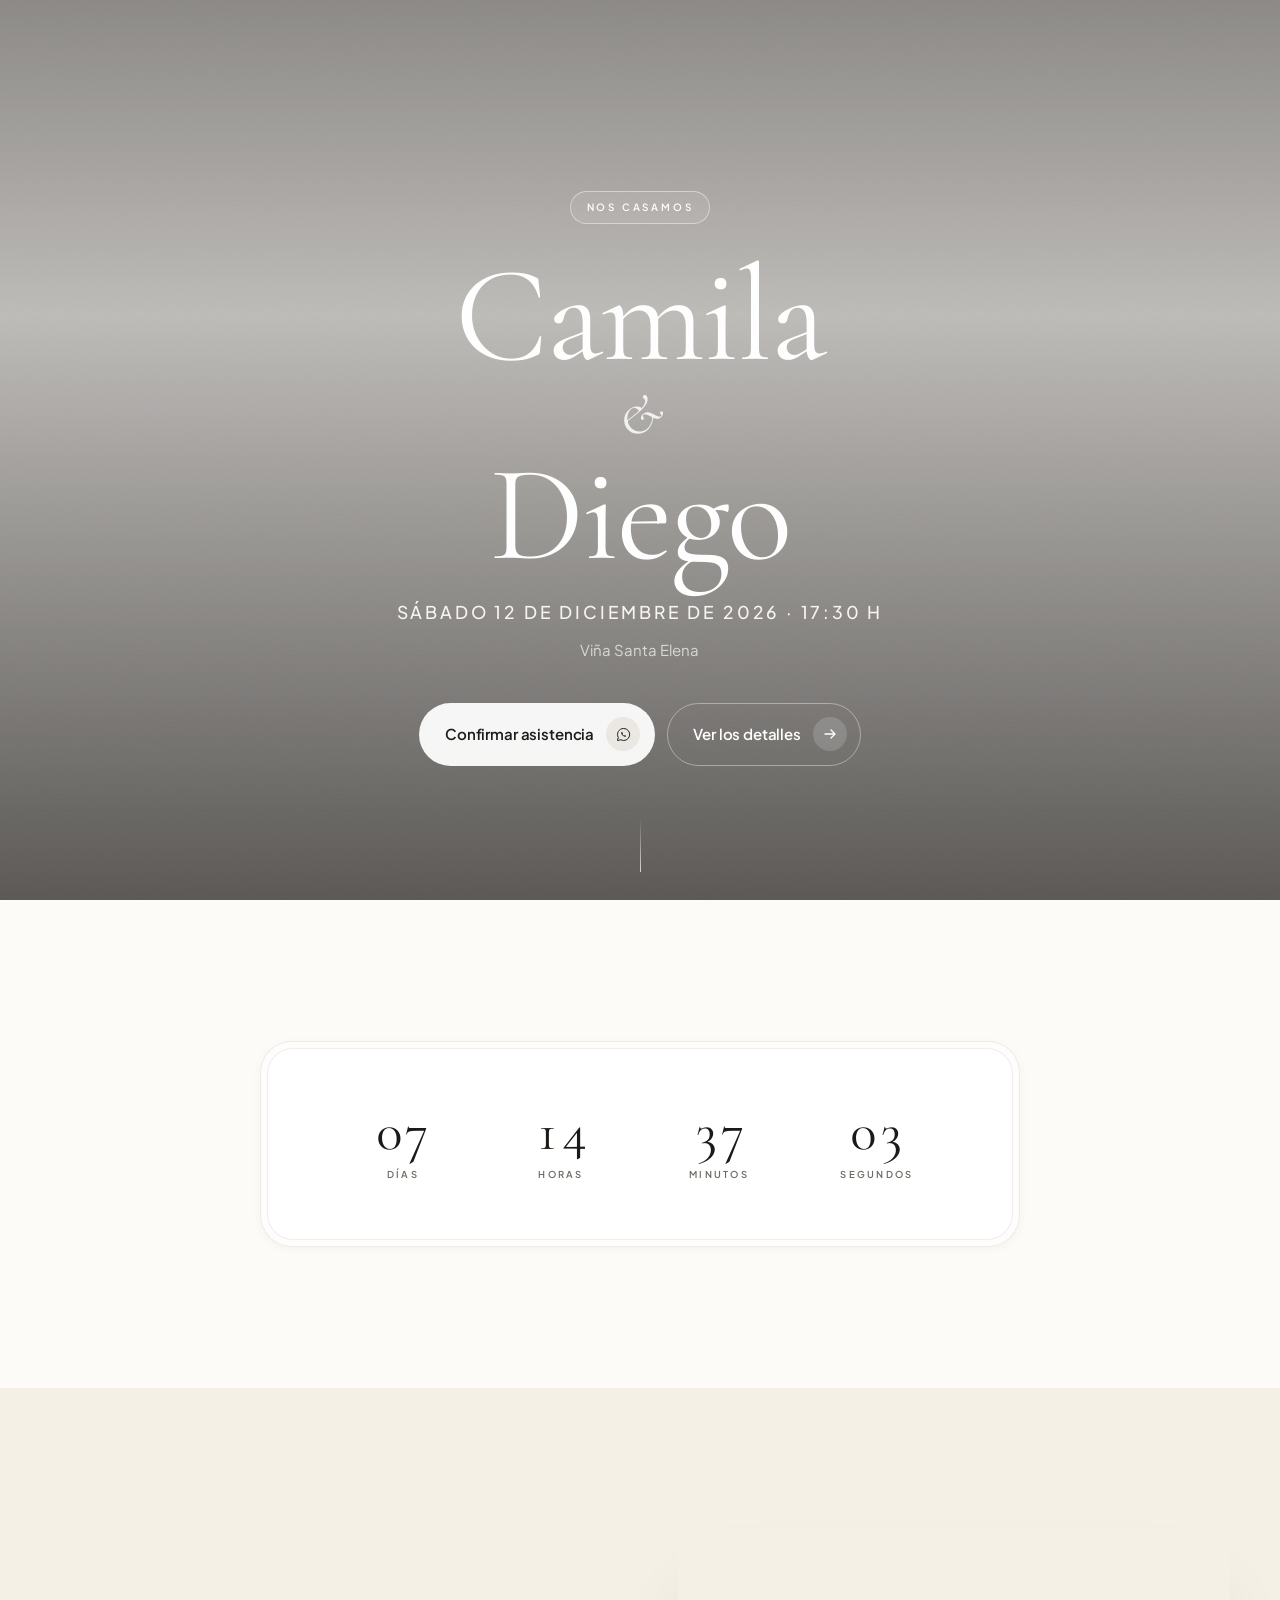
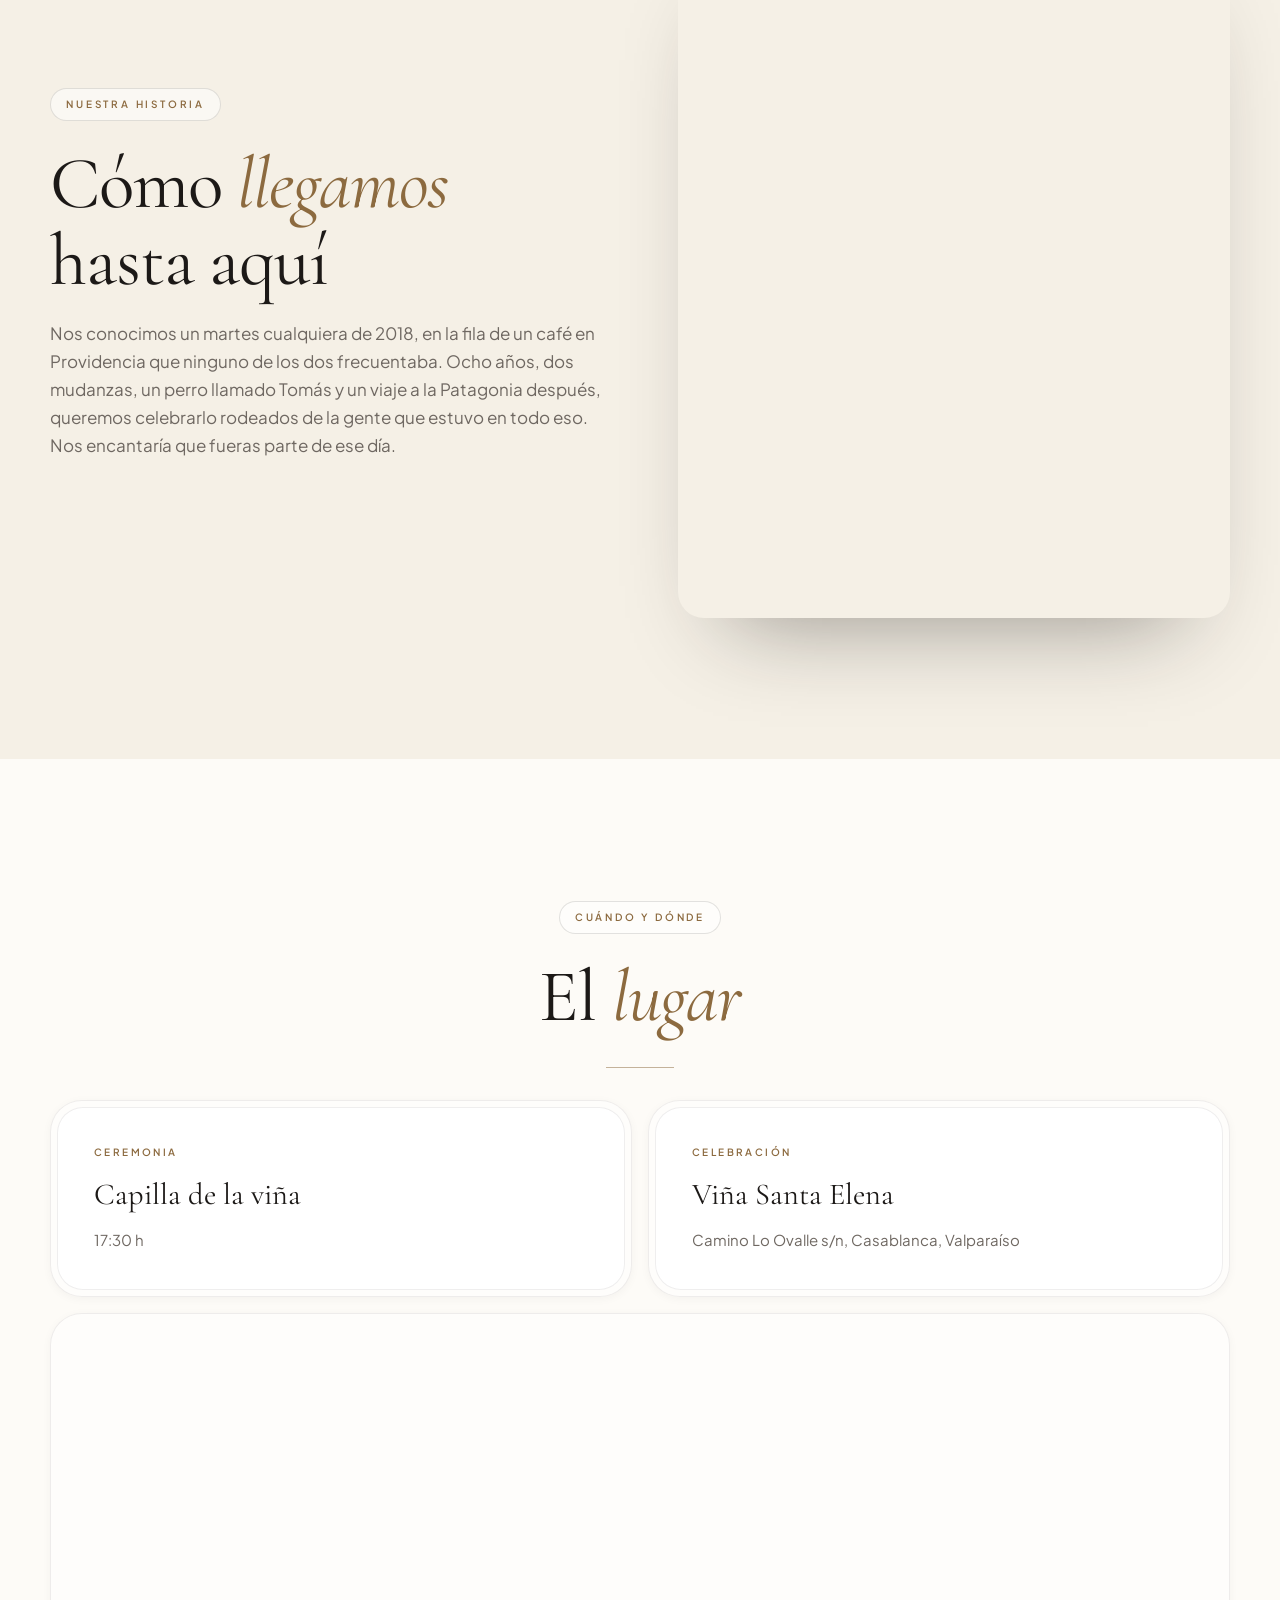
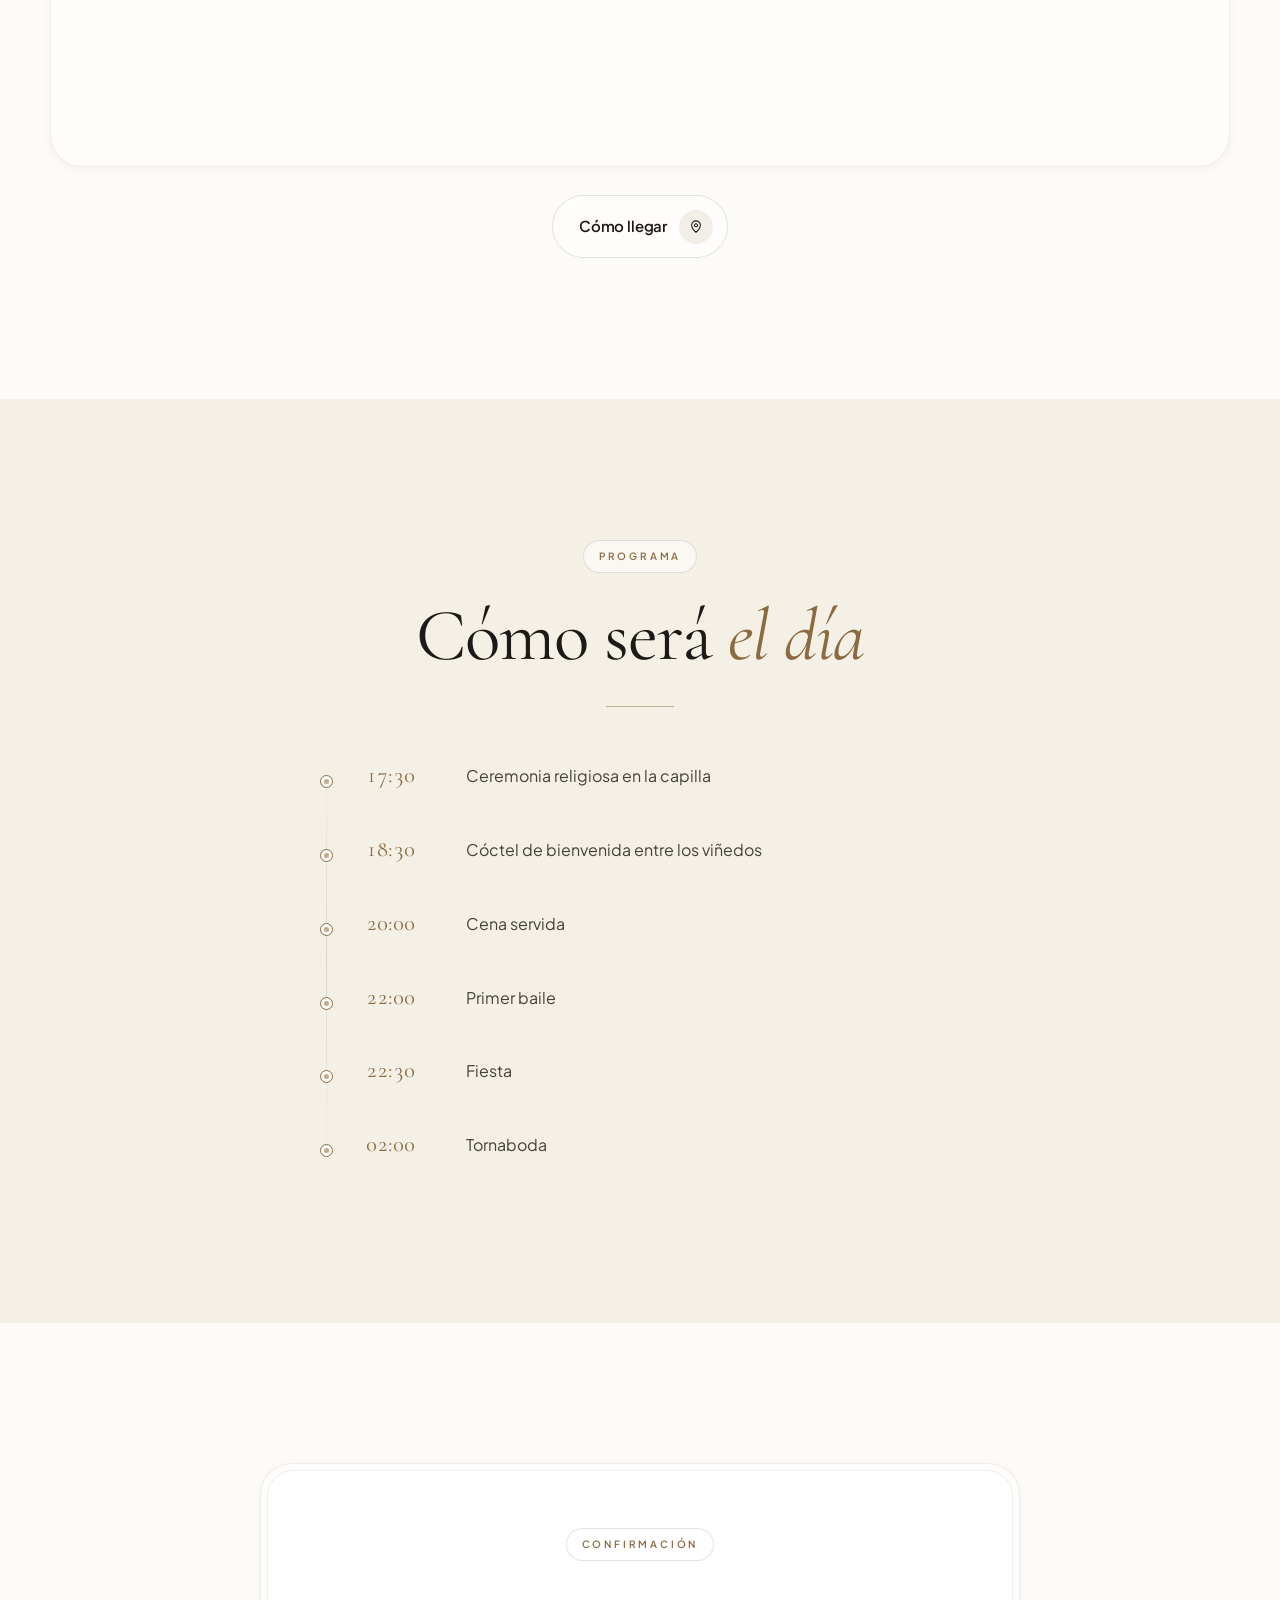
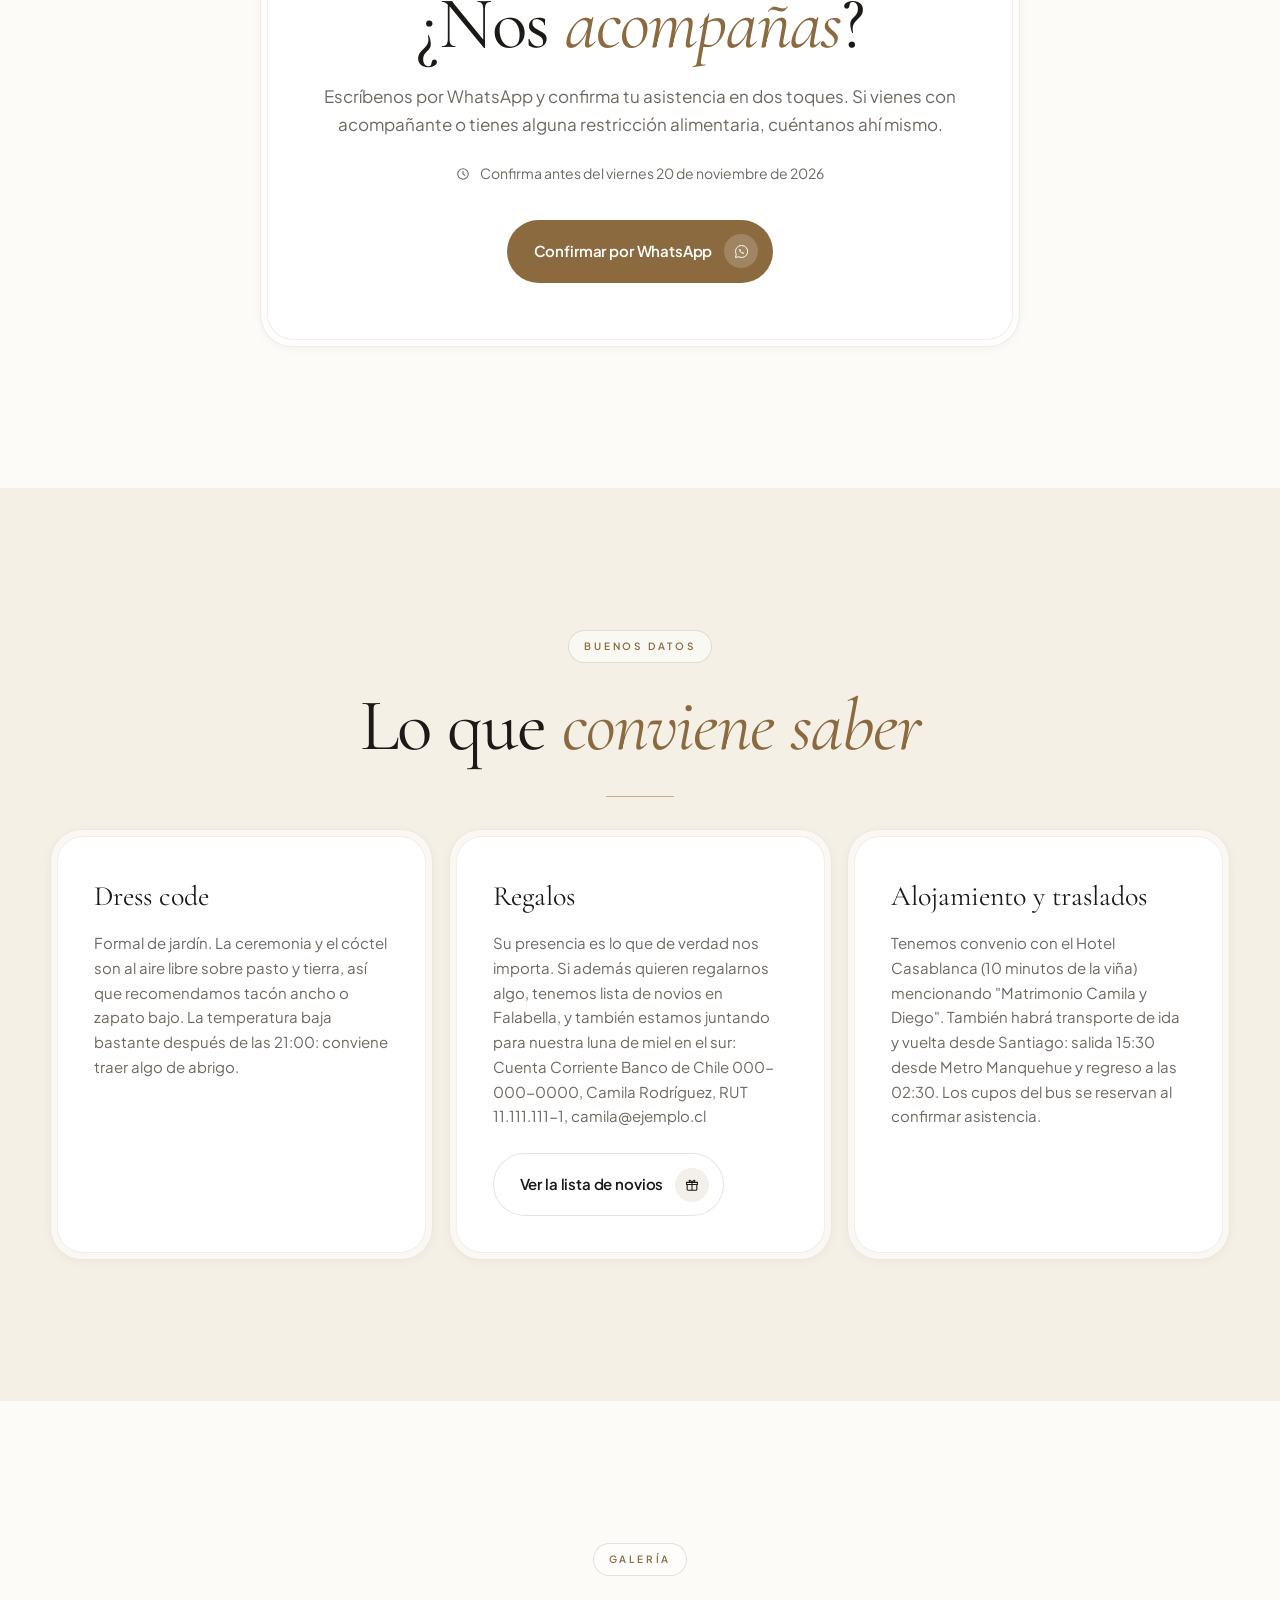
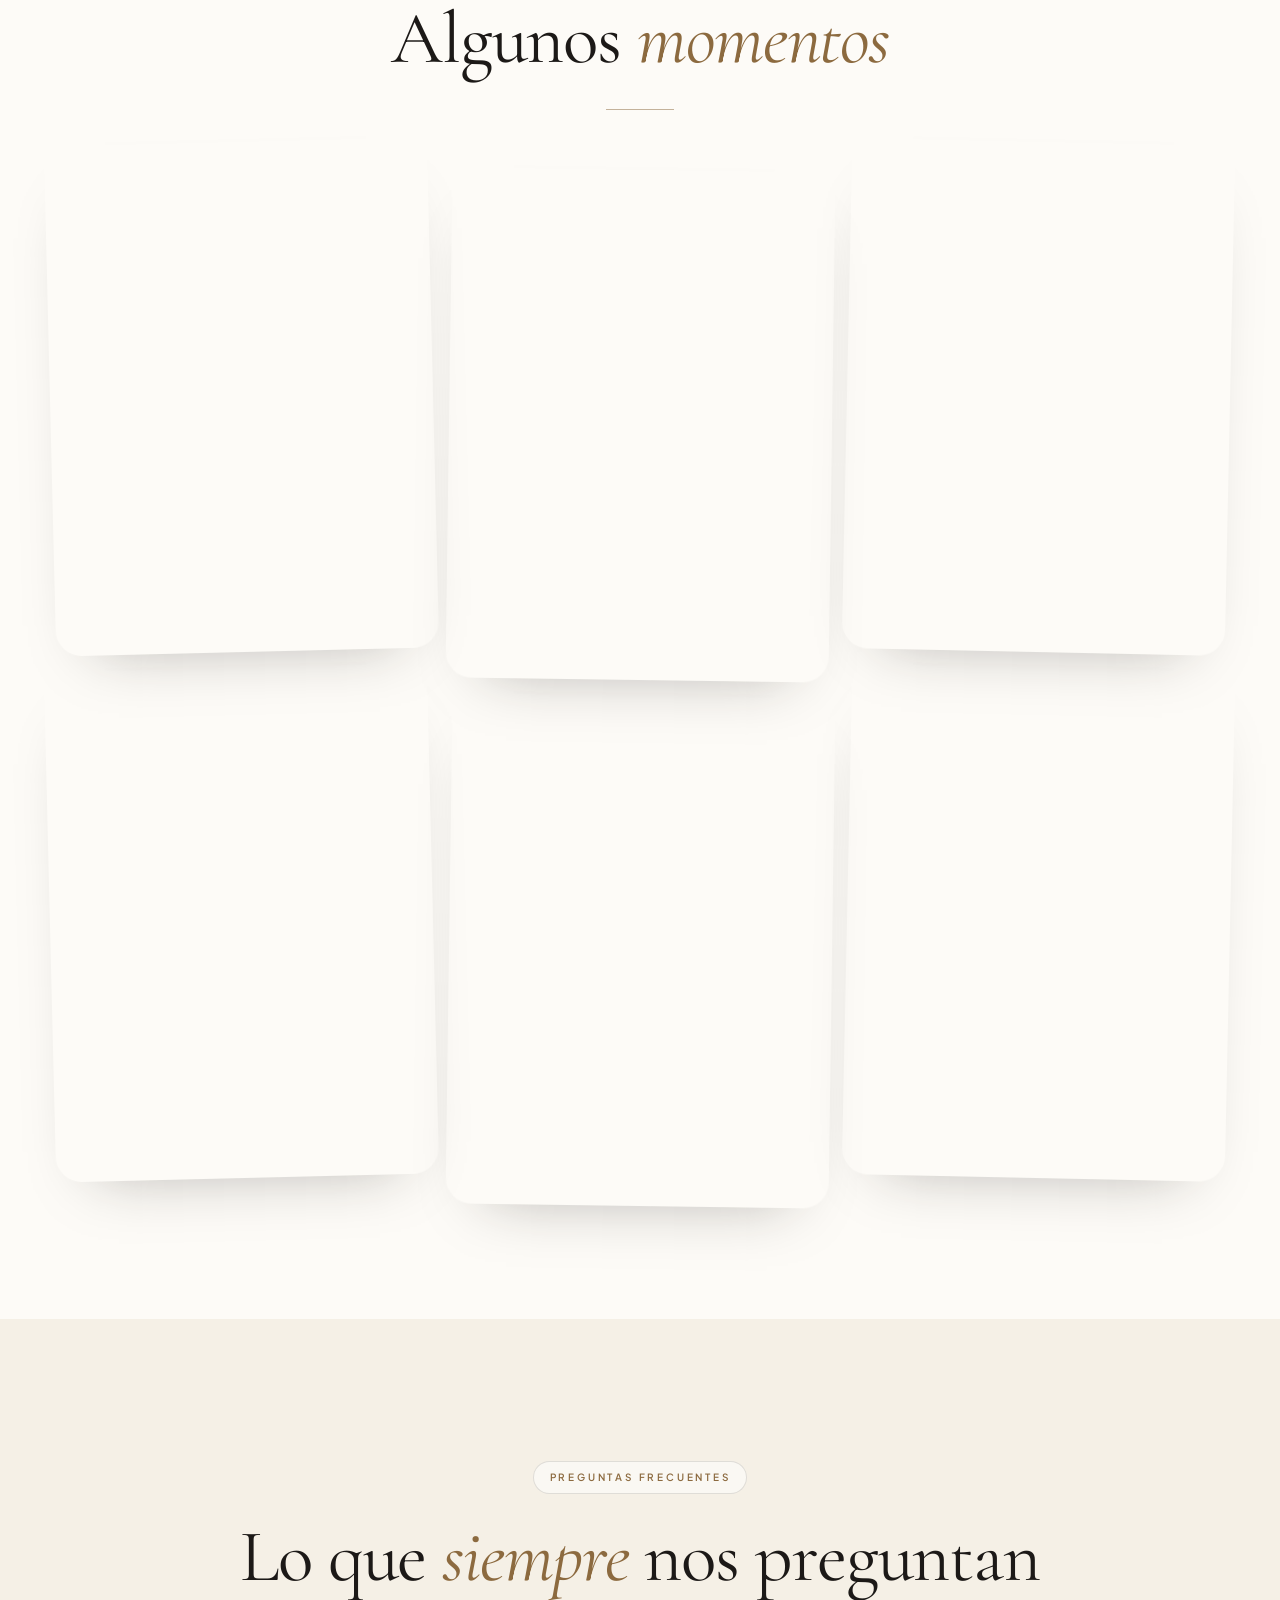
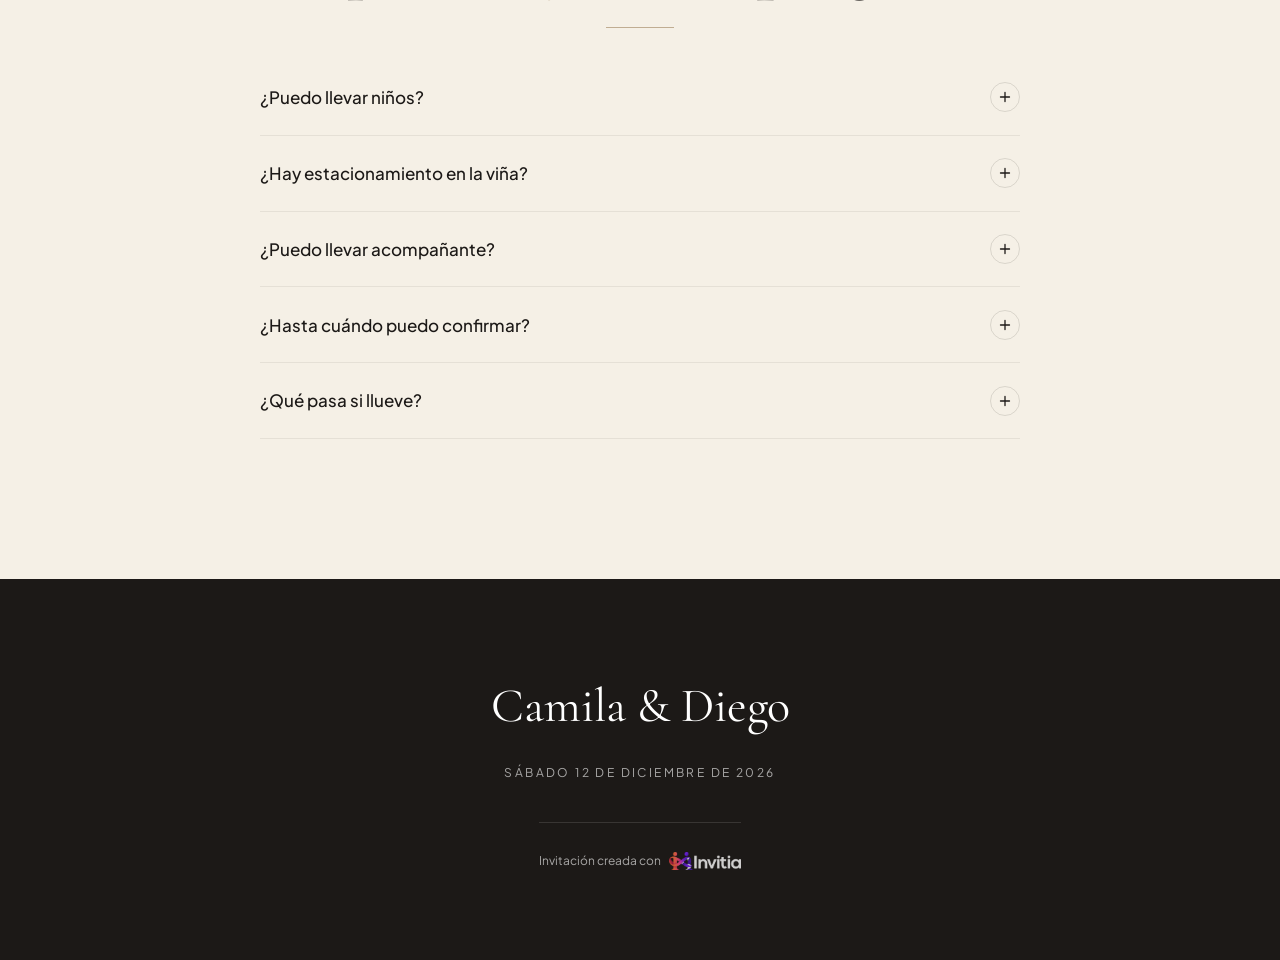
<file: invitia/eventos/index.html>
<!doctype html>
<html lang="es">
<head>
<meta charset="utf-8" />
<meta name="viewport" content="width=device-width,initial-scale=1" />
<title>Invitación</title>
<meta name="description" content="Invitación al evento. Confirma tu asistencia." />
<meta name="theme-color" content="#FDFBF7" />
<link rel="icon" href="../assets/mark.png" />
<link rel="preconnect" href="https://fonts.googleapis.com" />
<link rel="preconnect" href="https://fonts.gstatic.com" crossorigin />
<link href="https://fonts.googleapis.com/css2?family=Cormorant+Garamond:ital,wght@0,300;0,400;0,500;0,600;1,300;1,400&family=Plus+Jakarta+Sans:wght@400;500;600;700&display=swap" rel="stylesheet" />
<link rel="stylesheet" href="styles.css" />
</head>
<body>

<div class="grano" aria-hidden="true"></div>

<main id="app">
  <div class="cargando"><div class="cargando__marca">Preparando la invitación…</div></div>
</main>

<noscript>
  <div class="fallo">
    <div>
      <h1>Necesitamos JavaScript</h1>
      <p>Esta invitación se arma en tu navegador. Actívalo o escríbenos por WhatsApp y te enviamos los datos del evento.</p>
    </div>
  </div>
</noscript>

<script>
  // Configuración del despliegue.
  // sheetUrl: la hoja de respuestas del formulario, publicada como CSV
  //   (Archivo → Compartir → Publicar en la Web → CSV). Vacío = solo respaldo.
  // El evento se elige con ?evento=<codigo_evento>.
  // No se pisa si ya viene definida: así el despliegue —o una prueba— puede
  // inyectar otra configuración antes de que cargue esta página.
  window.INVITIA_CONFIG = window.INVITIA_CONFIG || {
    sheetUrl: "",
    respaldo: "datos/demo.json"
  };
</script>
<script src="datos.js"></script>
<script src="app.js"></script>
</body>
</html>
</file>
<file: invitia/eventos/styles.css>
/* ==========================================================
   Invitia · plantilla de invitación
   Editorial luxury: crema cálido, serif de alto contraste, acento por evento.
   El acento (--acento) lo escribe el JS con el valor que trae el formulario.
   ========================================================== */

:root {
  --crema: #FDFBF7;
  --crema-2: #F5F0E6;
  --crema-3: #EFE7D8;
  --tinta: #1C1917;
  --tinta-2: #44403C;
  --gris: #6F6862;
  --hairline: rgba(28, 25, 23, 0.12);
  --hairline-suave: rgba(28, 25, 23, 0.07);
  --acento: #8C6A3F;
  --acento-tenue: rgba(140, 106, 63, 0.10);

  --ease: cubic-bezier(0.32, 0.72, 0, 1);
  --ease-suave: cubic-bezier(0.4, 0, 0.2, 1);
  --r-shell: 2rem;
  --r-core: calc(2rem - 0.375rem);

  --sombra-baja: 0 2px 10px rgba(28, 25, 23, 0.04);
  --sombra: 0 30px 60px -40px rgba(28, 25, 23, 0.35);
  --sombra-alta: 0 50px 90px -50px rgba(28, 25, 23, 0.45);

  --paso: clamp(5.5rem, 11vw, 10rem);
}

* { box-sizing: border-box; }
html, body { margin: 0; padding: 0; }
html { scroll-behavior: smooth; -webkit-text-size-adjust: 100%; }

body {
  background: var(--crema);
  color: var(--tinta);
  font-family: "Plus Jakarta Sans", system-ui, sans-serif;
  font-size: 17px;
  line-height: 1.65;
  -webkit-font-smoothing: antialiased;
  overflow-x: hidden;
}

h1, h2, h3, h4 {
  font-family: "Cormorant Garamond", Georgia, serif;
  font-weight: 400;
  letter-spacing: -0.015em;
  line-height: 1.05;
  margin: 0;
  text-wrap: balance;
}

p { margin: 0; text-wrap: pretty; }
a { color: inherit; text-decoration: none; }
img { max-width: 100%; display: block; }
button { font: inherit; color: inherit; background: none; border: 0; padding: 0; cursor: pointer; }

/* ---------- grano de película ----------
   Fijo y sin eventos de puntero: nunca sobre un contenedor con scroll. */
.grano {
  position: fixed;
  inset: 0;
  z-index: 40;
  pointer-events: none;
  opacity: 0.035;
  background-image: url("data:image/svg+xml,%3Csvg xmlns='http://www.w3.org/2000/svg' width='140' height='140'%3E%3Cfilter id='n'%3E%3CfeTurbulence type='fractalNoise' baseFrequency='0.85' numOctaves='3'/%3E%3C/filter%3E%3Crect width='140' height='140' filter='url(%23n)'/%3E%3C/svg%3E");
}

/* ---------- utilidades ---------- */
.wrap { width: min(1180px, 100% - 3rem); margin-inline: auto; }
.wrap-angosto { width: min(760px, 100% - 3rem); margin-inline: auto; }

.seccion { padding-block: var(--paso); position: relative; }
.seccion--crema { background: var(--crema-2); }

.eyebrow {
  display: inline-block;
  font-size: 10px;
  font-weight: 600;
  letter-spacing: 0.28em;
  text-transform: uppercase;
  color: var(--acento);
  padding: 0.45rem 0.95rem;
  border: 1px solid var(--hairline);
  border-radius: 999px;
  background: rgba(255, 255, 255, 0.5);
}

.titulo {
  font-size: clamp(2.6rem, 6vw, 4.6rem);
  margin-block: 1.5rem 1.25rem;
}
.titulo em { font-style: italic; color: var(--acento); }

.bajada {
  color: var(--gris);
  font-size: 1.0625rem;
  max-width: 62ch;
}

.filete {
  width: 68px;
  height: 1px;
  background: var(--acento);
  opacity: 0.5;
  margin-block: 2rem;
}
.filete--centro { margin-inline: auto; }

/* ---------- doble bisel ---------- */
.shell {
  background: rgba(255, 255, 255, 0.55);
  border: 1px solid var(--hairline-suave);
  border-radius: var(--r-shell);
  padding: 0.375rem;
  box-shadow: var(--sombra-baja);
}
.core {
  background: #fff;
  border: 1px solid var(--hairline-suave);
  border-radius: var(--r-core);
  padding: clamp(1.5rem, 3vw, 2.25rem);
  height: 100%;
  box-shadow: inset 0 1px 0 rgba(255, 255, 255, 0.9);
}

/* ---------- botones ---------- */
.btn {
  display: inline-flex;
  align-items: center;
  gap: 0.75rem;
  padding: 0.85rem 0.85rem 0.85rem 1.6rem;
  border-radius: 999px;
  font-size: 0.9375rem;
  font-weight: 600;
  letter-spacing: -0.01em;
  border: 1px solid transparent;
  transition: transform 0.5s var(--ease), background-color 0.5s var(--ease),
              color 0.5s var(--ease), border-color 0.5s var(--ease);
  cursor: pointer;
  min-height: 48px;
}
.btn:active { transform: scale(0.98); }

.btn__ico {
  width: 34px;
  height: 34px;
  border-radius: 999px;
  display: grid;
  place-items: center;
  flex-shrink: 0;
  transition: transform 0.5s var(--ease), background-color 0.5s var(--ease);
}
.btn:hover .btn__ico { transform: translate(3px, -1px) scale(1.05); }

.btn--acento { background: var(--acento); color: #fff; }
.btn--acento .btn__ico { background: rgba(255, 255, 255, 0.18); }
.btn--acento:hover { background: var(--tinta); }

.btn--linea { border-color: var(--hairline); color: var(--tinta); background: rgba(255, 255, 255, 0.6); }
.btn--linea .btn__ico { background: var(--acento-tenue); }
.btn--linea:hover { border-color: var(--acento); color: var(--acento); }

.btn--claro { background: rgba(255, 255, 255, 0.94); color: var(--tinta); }
.btn--claro .btn__ico { background: var(--acento-tenue); }
.btn--claro:hover { background: #fff; }

.btn--fantasma { border-color: rgba(255, 255, 255, 0.4); color: #fff; }
.btn--fantasma .btn__ico { background: rgba(255, 255, 255, 0.16); }
.btn--fantasma:hover { border-color: #fff; background: rgba(255, 255, 255, 0.1); }

/* ---------- isla de navegación ---------- */
.isla {
  position: fixed;
  top: 1.15rem;
  left: 50%;
  z-index: 30;
  transform: translate(-50%, -150%);
  transition: transform 0.7s var(--ease), opacity 0.5s var(--ease);
  opacity: 0;
  background: rgba(253, 251, 247, 0.82);
  backdrop-filter: blur(16px);
  -webkit-backdrop-filter: blur(16px);
  border: 1px solid var(--hairline-suave);
  border-radius: 999px;
  padding: 0.4rem 0.4rem 0.4rem 1.4rem;
  display: flex;
  align-items: center;
  gap: 1.6rem;
  box-shadow: var(--sombra);
  max-width: calc(100% - 2rem);
}
.isla--visible { transform: translate(-50%, 0); opacity: 1; }
.isla__marca {
  font-family: "Cormorant Garamond", serif;
  font-size: 1.15rem;
  font-style: italic;
  white-space: nowrap;
}
.isla__links { display: flex; gap: 1.4rem; font-size: 0.8125rem; font-weight: 500; }
.isla__links a { color: var(--tinta-2); transition: color 0.4s var(--ease); }
.isla__links a:hover { color: var(--acento); }

/* ---------- hero ---------- */
.hero {
  position: relative;
  min-height: 100dvh;
  display: grid;
  place-items: center;
  text-align: center;
  overflow: hidden;
  padding-block: 7rem 3.5rem;
}
.hero__foto {
  position: absolute;
  inset: -2%;
  background-size: cover;
  background-position: center;
  animation: kenburns 26s var(--ease-suave) infinite alternate;
  will-change: transform;
}
@keyframes kenburns {
  from { transform: scale(1.04) translate3d(0, 0, 0); }
  to   { transform: scale(1.14) translate3d(0, -1.5%, 0); }
}
.hero__velo {
  position: absolute;
  inset: 0;
  background:
    linear-gradient(180deg, rgba(28, 25, 23, 0.5) 0%, rgba(28, 25, 23, 0.28) 35%, rgba(28, 25, 23, 0.72) 100%);
}
.hero__contenido { position: relative; z-index: 2; color: #fff; padding-inline: 1.5rem; }
.hero .eyebrow { color: #fff; border-color: rgba(255, 255, 255, 0.45); background: rgba(255, 255, 255, 0.08); }

.hero__nombres {
  font-size: clamp(3.4rem, 12vw, 8.5rem);
  line-height: 0.94;
  margin-block: 1.75rem 1.25rem;
  color: #fff;
}
.hero__nombres .y { font-style: italic; display: block; font-size: 0.42em; margin-block: 0.15em; opacity: 0.85; }
.hero__datos {
  font-size: clamp(0.95rem, 1.6vw, 1.1rem);
  letter-spacing: 0.16em;
  text-transform: uppercase;
  color: rgba(255, 255, 255, 0.92);
  font-weight: 500;
}
.hero__lugar { color: rgba(255, 255, 255, 0.7); font-size: 0.9375rem; margin-top: 0.65rem; }
.hero__acciones { display: flex; gap: 0.75rem; justify-content: center; flex-wrap: wrap; margin-top: 2.5rem; }

.hero__scroll {
  position: absolute;
  bottom: 1.75rem;
  left: 50%;
  transform: translateX(-50%);
  z-index: 2;
  width: 1px;
  height: 54px;
  background: linear-gradient(180deg, transparent, rgba(255, 255, 255, 0.75));
  animation: latido 2.6s var(--ease-suave) infinite;
}
@keyframes latido { 0%, 100% { opacity: 0.25; } 50% { opacity: 1; } }

/* entrada escalonada del hero */
.entra { opacity: 0; transform: translateY(1.75rem); animation: entrar 1.1s var(--ease) forwards; }
@keyframes entrar { to { opacity: 1; transform: none; } }
.d1 { animation-delay: 0.15s; }
.d2 { animation-delay: 0.3s; }
.d3 { animation-delay: 0.45s; }
.d4 { animation-delay: 0.6s; }
.d5 { animation-delay: 0.75s; }

/* ---------- cuenta regresiva ---------- */
.cuenta {
  display: grid;
  grid-template-columns: repeat(4, minmax(0, 1fr));
  gap: 0.75rem;
  max-width: 620px;
  margin-inline: auto;
}
.cuenta__celda { text-align: center; padding: 1.25rem 0.5rem; }
.cuenta__num {
  font-family: "Cormorant Garamond", serif;
  font-size: clamp(2.2rem, 5vw, 3.4rem);
  line-height: 1;
  font-variant-numeric: tabular-nums;
}
.cuenta__lbl {
  font-size: 9.5px;
  letter-spacing: 0.24em;
  text-transform: uppercase;
  color: var(--gris);
  margin-top: 0.5rem;
  font-weight: 600;
}
.cuenta__pasado {
  text-align: center;
  font-family: "Cormorant Garamond", serif;
  font-style: italic;
  font-size: 1.6rem;
  color: var(--acento);
}

/* ---------- split editorial ---------- */
.split {
  display: grid;
  grid-template-columns: 1fr 1fr;
  gap: clamp(2.5rem, 6vw, 5.5rem);
  align-items: center;
}
.split__texto p + p { margin-top: 1.15rem; }
.split__foto {
  aspect-ratio: 4 / 5;
  border-radius: var(--r-core);
  background-size: cover;
  background-position: center;
  box-shadow: var(--sombra-alta);
}

/* ---------- ubicación ---------- */
.lugares { display: grid; grid-template-columns: 1fr 1fr; gap: 1rem; margin-bottom: 1rem; }
.lugar__rol {
  font-size: 10px;
  letter-spacing: 0.24em;
  text-transform: uppercase;
  color: var(--acento);
  font-weight: 600;
}
.lugar__nombre { font-family: "Cormorant Garamond", serif; font-size: 1.9rem; margin-top: 0.6rem; }
.lugar__detalle { color: var(--gris); font-size: 0.9375rem; margin-top: 0.5rem; }

.mapa { padding: 0.375rem; }
.mapa iframe {
  width: 100%;
  height: clamp(280px, 42vw, 440px);
  border: 0;
  border-radius: var(--r-core);
  display: block;
  filter: grayscale(0.35) contrast(1.03);
}

/* ---------- programa ---------- */
.programa { max-width: 640px; margin-inline: auto; position: relative; }
.programa::before {
  content: "";
  position: absolute;
  left: 6px;
  top: 10px;
  bottom: 10px;
  width: 1px;
  background: linear-gradient(180deg, transparent, var(--hairline), transparent);
}
.hito { display: grid; grid-template-columns: 34px 88px 1fr; align-items: baseline; gap: 0.75rem; padding-block: 1.15rem; }
.hito__punto {
  width: 13px; height: 13px;
  border-radius: 999px;
  border: 1px solid var(--acento);
  background: var(--crema);
  position: relative;
  top: 6px;
}
.hito__punto::after {
  content: "";
  position: absolute;
  inset: 3px;
  border-radius: 999px;
  background: var(--acento);
  opacity: 0.55;
}
.hito__hora {
  font-family: "Cormorant Garamond", serif;
  font-size: 1.4rem;
  color: var(--acento);
  font-variant-numeric: tabular-nums;
}
.hito__que { font-size: 1rem; color: var(--tinta-2); }

/* ---------- confirmación ---------- */
.rsvp { text-align: center; }
.rsvp__caja { padding: clamp(2.25rem, 5vw, 3.5rem) clamp(1.5rem, 4vw, 3rem); text-align: center; }
.rsvp__limite {
  display: inline-flex;
  align-items: center;
  gap: 0.6rem;
  font-size: 0.875rem;
  color: var(--gris);
  margin-top: 1.5rem;
}
.rsvp__acciones { display: flex; gap: 0.75rem; justify-content: center; flex-wrap: wrap; margin-top: 2rem; }

/* ---------- tarjetas de detalle ---------- */
.detalles { display: grid; grid-template-columns: repeat(auto-fit, minmax(260px, 1fr)); gap: 1rem; }
.detalle__titulo { font-family: "Cormorant Garamond", serif; font-size: 1.75rem; margin-bottom: 0.75rem; }
.detalle__texto { color: var(--gris); font-size: 0.9375rem; white-space: pre-line; }

/* ---------- galería ---------- */
.galeria { display: grid; grid-template-columns: repeat(3, 1fr); gap: 1rem; }
.galeria__item {
  aspect-ratio: 3 / 4;
  border-radius: var(--r-core);
  background-size: cover;
  background-position: center;
  box-shadow: var(--sombra);
  transition: transform 0.8s var(--ease);
  will-change: transform;
}
.galeria__item:nth-child(3n+1) { transform: rotate(-1.4deg); }
.galeria__item:nth-child(3n+2) { transform: translateY(1.75rem) rotate(0.8deg); }
.galeria__item:nth-child(3n+3) { transform: rotate(1.2deg); }
.galeria__item:hover { transform: scale(1.03) rotate(0deg); }

/* ---------- preguntas ---------- */
.faq { max-width: 760px; margin-inline: auto; }
.faq__item { border-bottom: 1px solid var(--hairline-suave); }
.faq__q {
  width: 100%;
  display: flex;
  align-items: center;
  justify-content: space-between;
  gap: 1.5rem;
  padding-block: 1.4rem;
  text-align: left;
  font-size: 1.0625rem;
  font-weight: 500;
  min-height: 48px;
  transition: color 0.4s var(--ease);
}
.faq__q:hover { color: var(--acento); }
.faq__signo {
  width: 30px; height: 30px;
  border-radius: 999px;
  border: 1px solid var(--hairline);
  display: grid;
  place-items: center;
  flex-shrink: 0;
  transition: transform 0.6s var(--ease), background-color 0.6s var(--ease), border-color 0.6s var(--ease);
}
.faq__item--abierto .faq__signo { transform: rotate(135deg); background: var(--acento); border-color: var(--acento); color: #fff; }
.faq__a {
  display: grid;
  grid-template-rows: 0fr;
  transition: grid-template-rows 0.6s var(--ease);
  color: var(--gris);
  font-size: 0.9375rem;
}
.faq__a > div { overflow: hidden; }
.faq__item--abierto .faq__a { grid-template-rows: 1fr; }
.faq__a p { padding-bottom: 1.5rem; max-width: 62ch; }

/* ---------- pie ---------- */
.pie {
  background: var(--tinta);
  color: rgba(255, 255, 255, 0.62);
  text-align: center;
  padding-block: clamp(3.5rem, 7vw, 5.5rem);
}
.pie__nombres { font-family: "Cormorant Garamond", serif; font-size: clamp(2rem, 5vw, 3rem); color: #fff; }
.pie__fecha { letter-spacing: 0.2em; text-transform: uppercase; font-size: 0.75rem; margin-top: 1rem; }
.pie__marca {
  margin-top: 2.5rem;
  padding-top: 1.75rem;
  border-top: 1px solid rgba(255, 255, 255, 0.12);
  font-size: 0.75rem;
  display: inline-flex;
  align-items: center;
  gap: 0.5rem;
}
.pie__marca img { height: 18px; opacity: 0.8; }

/* ---------- reveal al hacer scroll ---------- */
.reveal {
  opacity: 0;
  transform: translateY(2.5rem);
  filter: blur(6px);
  transition: opacity 0.9s var(--ease), transform 0.9s var(--ease), filter 0.9s var(--ease);
  will-change: transform, opacity;
}
.reveal--visible { opacity: 1; transform: none; filter: blur(0); }

/* ---------- estados de carga y error ---------- */
.cargando, .fallo {
  min-height: 100dvh;
  display: grid;
  place-items: center;
  text-align: center;
  padding: 2rem;
}
.cargando__marca {
  font-family: "Cormorant Garamond", serif;
  font-style: italic;
  font-size: 2rem;
  color: var(--acento);
  animation: latido 1.8s var(--ease-suave) infinite;
}
.fallo h1 { font-size: 2.5rem; margin-bottom: 1rem; }
.fallo p { color: var(--gris); max-width: 46ch; margin-inline: auto; }

/* ---------- responsive ---------- */
@media (max-width: 900px) {
  .split { grid-template-columns: 1fr; }
  .split__foto { aspect-ratio: 16 / 11; }
  .lugares { grid-template-columns: 1fr; }
  .galeria { grid-template-columns: repeat(2, 1fr); }
}

@media (max-width: 768px) {
  body { font-size: 16px; }
  .wrap, .wrap-angosto { width: calc(100% - 2.5rem); }
  .isla__links { display: none; }
  .isla { padding: 0.4rem 1.1rem; }
  /* Las rotaciones se quitan en móvil: superponen áreas táctiles. */
  .galeria__item,
  .galeria__item:nth-child(3n+1),
  .galeria__item:nth-child(3n+2),
  .galeria__item:nth-child(3n+3) { transform: none; }
  .cuenta { grid-template-columns: repeat(4, 1fr); gap: 0.25rem; }
  .cuenta__celda { padding: 1rem 0.25rem; }
  .hito { grid-template-columns: 24px 70px 1fr; gap: 0.5rem; }
}

@media (max-width: 460px) {
  .galeria { grid-template-columns: 1fr; }
  .btn { width: 100%; justify-content: space-between; }
}

@media (prefers-reduced-motion: reduce) {
  html { scroll-behavior: auto; }
  .reveal { opacity: 1; transform: none; filter: none; transition: none; }
  .entra { opacity: 1; transform: none; animation: none; }
  .hero__foto { animation: none; }
  .hero__scroll { animation: none; }
  .cargando__marca { animation: none; }
  .galeria__item { transition: none; }
  * { scroll-behavior: auto !important; }
}

/* ---------- foco visible (teclado) ---------- */
:focus-visible {
  outline: 2px solid var(--acento);
  outline-offset: 3px;
  border-radius: 6px;
}
.hero :focus-visible,
.pie :focus-visible { outline-color: #fff; }

.detalle__accion { margin-top: 1.5rem; }
</file>
